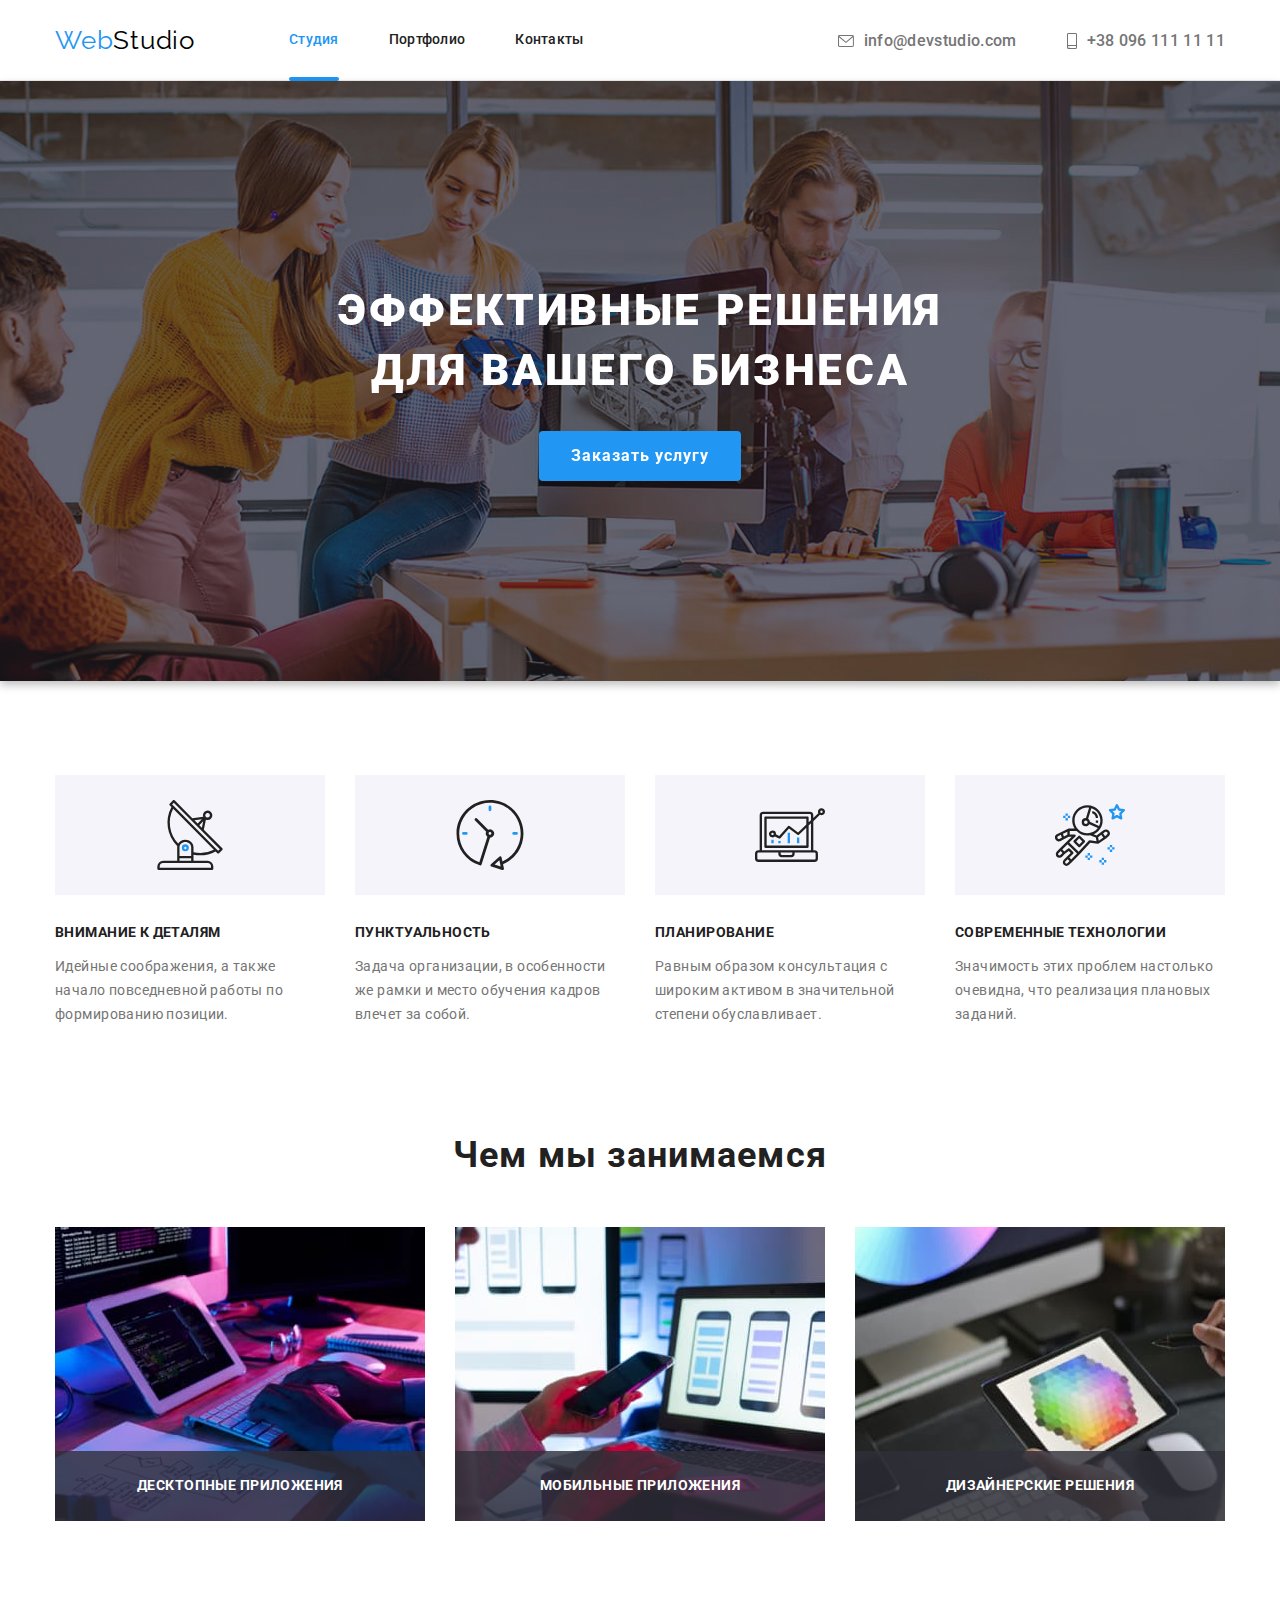
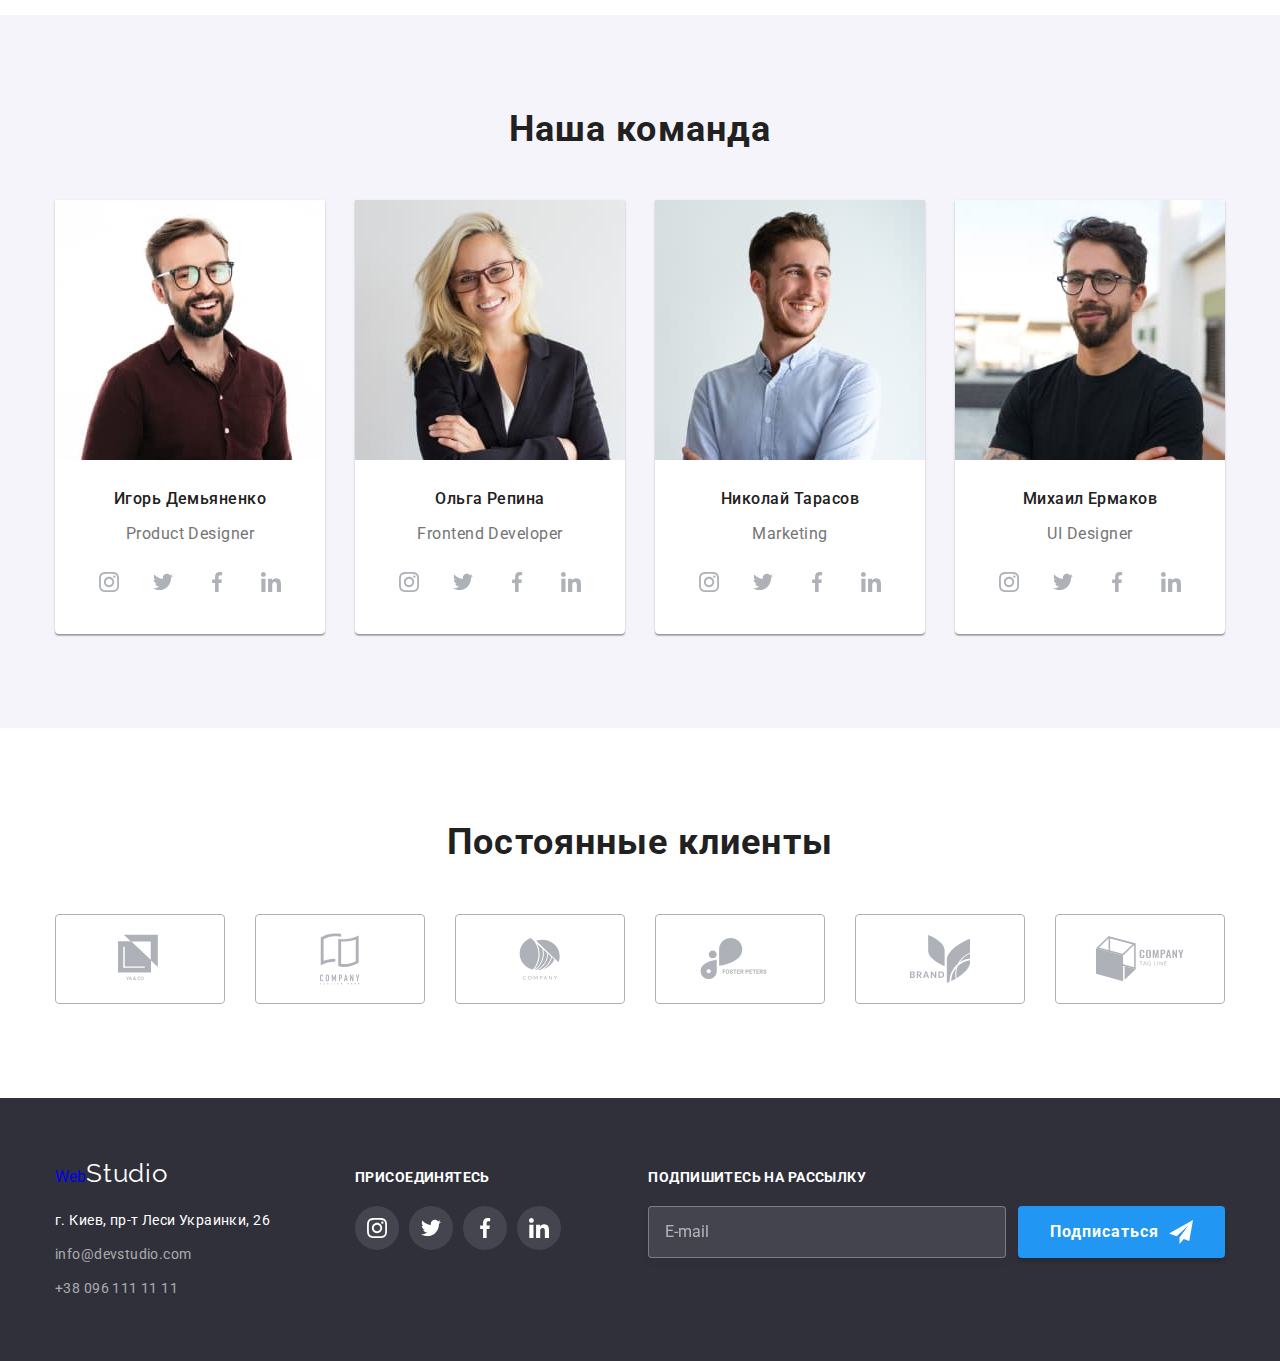
<file: index.html>
<!DOCTYPE html>
<html lang="ru">
  <head>
    <meta charset="UTF-8" />
    <meta http-equiv="X-UA-Compatible" content="IE=edge" />
    <meta name="viewport" content="width=device-width, initial-scale=1.0" />
    <title>WebStudioooo</title>

    <link
      rel="stylesheet"
      href="https://cdnjs.cloudflare.com/ajax/libs/modern-normalize/1.0.0/modern-normalize.min.css"
    />
    <link rel="preconnect" href="https://fonts.gstatic.com" />
    <link rel="stylesheet" href="https://cdnjs.cloudflare.com/ajax/libs/animate.css/4.1.1/animate.min.css" />
    <link
      href="https://fonts.googleapis.com/css2?family=Raleway:wght@700&family=Roboto:wght@400;500;700;900&display=swap"
      rel="stylesheet"
    />
    <link rel="stylesheet" href="./css/styles.css" />
  </head>
  <body>
    <!--Шапка-->
    <header class="page-header">
      <div class="container navigation">
        <nav class="nav">
          <a class="logo" href="./index.html"><span class="logo__web">Web</span><span class="logo__studio">Studio</span> </a>
          <ul class="menu">
            <li class="menu__item">
              <a class="menu__link current" href="./index.html">Студия</a>
            </li>

            <li class="menu__item">
              <a class="menu__link" href="./portfolio.html">Портфолио</a>
            </li>

            <li class="menu__item">
              <a class="menu__link" href="">Контакты</a>
            </li>
          </ul>
        </nav>

        <ul class="auth-nav">
          <li class="auth-item">
            <a class="auth-link" href="mailto:info@devstudio.com">
              <svg class="link-mail-itam" width="16" height="12">
                <use href="./images/sprite.svg#icon-envelope"></use>
              </svg>
              info@devstudio.com
            </a>
          </li>
          <li class="auth-item">
            <a class="auth-link" href="tel:+380961111111">
              <svg class="link-mail-itam" width="10" height="16">
                <use href="./images/sprite.svg#icon-smartphone"></use>
              </svg>
              +38 096 111 11 11
            </a>
          </li>
        </ul>
      </div>
    </header>

    <!--неповторяющая информ-->
    <main class="main-container">
      <!--SLOGAN-->
      <section class="slogan overlay">
        <div class="container">
          <h1 class="slogan-text animate__fadeInDown">Эффективные решения для вашего бизнеса</h1>
          <button data-modal-open class="btn-slogan" type="button">
            <span class="btn-button">Заказать услугу</span>
          </button>
        </div>
      </section>

      <!--Основные этапы (убрать заголовок "Основные этапы" потом в СSS)-->
      <section class="section">
        <div class="container">
          <h2 class="visually-hidden">Основsные этапы</h2>
          <!--  Подзаголовок -->

          <ul class="list-subtitle">
            <li class="subtitle-item antenna">
              <h3 class="subtitle">Внимание к деталям</h3>
              <p class="subtitle-text">
                Идейные соображения, а также начало повседневной работы по формированию позиции.
              </p>
            </li>

            <li class="subtitle-item clock">
              <h3 class="subtitle">Пунктуальность</h3>
              <p class="subtitle-text">
                Задача организации, в особенности же рамки и место обучения кадров влечет за собой.
              </p>
            </li>

            <li class="subtitle-item diagram">
              <h3 class="subtitle">Планирование</h3>
              <p class="subtitle-text">
                Равным образом консультация с широким активом в значительной степени обуславливает.
              </p>
            </li>

            <li class="subtitle-item astronaut">
              <h3 class="subtitle">Современные технологии</h3>
              <p class="subtitle-text">Значимость этих проблем настолько очевидна, что реализация плановых заданий.</p>
            </li>
          </ul>
        </div>
      </section>

      <!--Чем занимаемся-->
      <section class="section section-working">
        <div class="container">
          <h2 class="section-title">Чем мы занимаемся</h2>
          <!-- Изображение занятий -->
          <ul class="working">
            <li class="working-foto animate__zoomInLeft">
              <p class="working-text">Десктопные приложения</p>
              <img src="./images/boxs/box_1.jpg" width="370" height="294" alt="компьютер" />
            </li>

            <li class="working-foto animate__zoomIn">
              <p class="working-text">Мобильные приложения</p>
              <img src="./images/boxs/box_2.jpg" width="370" height="294" alt="телефон" />
            </li>
            <li class="working-foto animate__zoomInRight">
              <p class="working-text">Дизайнерские решения</p>
              <img src="./images/boxs/box_3.jpg" width="370" height="294" alt="планшет" />
            </li>
          </ul>
        </div>
      </section>

      <!--Наша команда-->
      <section class="section section-command">
        <div class="container">
          <h2 class="section-title">Наша команда</h2>
          <!-- секция людей -->
          <ul class="section-people">
            <li class="people-item">
              <img
                class="people-img animate__bounceInLeft"
                src="./images/people/img1.jpg"
                alt="Игорь Демьяненко"
                width="270"
              />
              <div class="people-text">
                <h3 class="people-caption">Игорь Демьяненко</h3>
                <p class="people-desc">Product Designer</p>
                <ul class="people-cards">
                  <li class="people-social">
                    <a class="social" href="">
                      <svg class="people-logsocial" width="20px" height="20px">
                        <use href="./images/sprite.svg#icon-instagram"></use>
                      </svg>
                    </a>
                  </li>

                  <li class="people-social">
                    <a class="social" href="">
                      <svg class="people-logsocial" width="20px" height="20px">
                        <use href="./images/sprite.svg#icon-twitter"></use>
                      </svg>
                    </a>
                  </li>

                  <li class="people-social">
                    <a class="social" href="">
                      <svg class="people-logsocial" width="20px" height="20px">
                        <use href="./images/sprite.svg#icon-facebook"></use>
                      </svg>
                    </a>
                  </li>

                  <li class="people-social">
                    <a class="social" href="">
                      <svg class="people-logsocial" width="20px" height="20px">
                        <use href="./images/sprite.svg#icon-linkedin"></use>
                      </svg>
                    </a>
                  </li>
                </ul>
              </div>
            </li>

            <li class="people-item">
              <img class="people-img animate__zoomIn" src="./images/people/img2.jpg" alt="Ольга Репина" width="270" />
              <div class="people-text">
                <h3 class="people-caption">Ольга Репина</h3>
                <p class="people-desc">Frontend Developer</p>
                <ul class="people-cards">
                  <li class="people-social">
                    <a class="social" href="">
                      <svg class="people-logsocial" width="20px" height="20px">
                        <use href="./images/sprite.svg#icon-instagram"></use>
                      </svg>
                    </a>
                  </li>

                  <li class="people-social">
                    <a class="social" href="">
                      <svg class="people-logsocial" width="20px" height="20px">
                        <use href="./images/sprite.svg#icon-twitter"></use>
                      </svg>
                    </a>
                  </li>

                  <li class="people-social">
                    <a class="social" href="">
                      <svg class="people-logsocial" width="20px" height="20px">
                        <use href="./images/sprite.svg#icon-facebook"></use>
                      </svg>
                    </a>
                  </li>

                  <li class="people-social">
                    <a class="social" href="">
                      <svg class="people-logsocial" width="20px" height="20px">
                        <use href="./images/sprite.svg#icon-linkedin"></use>
                      </svg>
                    </a>
                  </li>
                </ul>
              </div>
            </li>

            <li class="people-item">
              <img
                class="people-img animate__zoomIn"
                src="./images/people/img3.jpg"
                alt="Николай Тарасов"
                width="270"
              />
              <div class="people-text">
                <h3 class="people-caption">Николай Тарасов</h3>
                <p class="people-desc">Marketing</p>
                <ul class="people-cards">
                  <li class="people-social">
                    <a class="social" href="">
                      <svg class="people-logsocial" width="20px" height="20px">
                        <use href="./images/sprite.svg#icon-instagram"></use>
                      </svg>
                    </a>
                  </li>

                  <li class="people-social animate__rotateInDownRight">
                    <a class="social" href="">
                      <svg class="people-logsocial" width="20px" height="20px">
                        <use href="./images/sprite.svg#icon-twitter"></use>
                      </svg>
                    </a>
                  </li>

                  <li class="people-social">
                    <a class="social" href="">
                      <svg class="people-logsocial" width="20px" height="20px">
                        <use href="./images/sprite.svg#icon-facebook"></use>
                      </svg>
                    </a>
                  </li>

                  <li class="people-social">
                    <a class="social" href="">
                      <svg class="people-logsocial" width="20px" height="20px">
                        <use href="./images/sprite.svg#icon-linkedin"></use>
                      </svg>
                    </a>
                  </li>
                </ul>
              </div>
            </li>

            <li class="people-item">
              <img
                class="people-img animate__bounceInRight"
                src="./images/people/img4.jpg"
                alt="Михаил Ермаков"
                width="270"
              />
              <div class="people-text">
                <h3 class="people-caption">Михаил Ермаков</h3>
                <p class="people-desc">UI Designer</p>
                <ul class="people-cards">
                  <li class="people-social">
                    <a class="social" href="">
                      <svg class="people-logsocial" width="20px" height="20px">
                        <use href="./images/sprite.svg#icon-instagram"></use>
                      </svg>
                    </a>
                  </li>

                  <li class="people-social">
                    <a class="social" href="">
                      <svg class="people-logsocial" width="20px" height="20px">
                        <use href="./images/sprite.svg#icon-twitter"></use>
                      </svg>
                    </a>
                  </li>

                  <li class="people-social">
                    <a class="social" href="">
                      <svg class="people-logsocial" width="20px" height="20px">
                        <use href="./images/sprite.svg#icon-facebook"></use>
                      </svg>
                    </a>
                  </li>

                  <li class="people-social">
                    <a class="social" href="">
                      <svg class="people-logsocial" width="20px" height="20px">
                        <use href="./images/sprite.svg#icon-linkedin"></use>
                      </svg>
                    </a>
                  </li>
                </ul>
              </div>
            </li>
          </ul>
        </div>
      </section>

      <!-- Постоянные клиенты -->

      <section class="section">
        <div class="container">
          <h2 class="section-title">Постоянные клиенты</h2>
          <ul class="title-cards">
            <li class="title-social">
              <a class="title-social-logo" href="">
                <svg class="title-logsocial" width="44px" height="50px">
                  <use href="./images/sprite.svg#icon-logo1"></use>
                </svg>
              </a>
            </li>
            <li class="title-social">
              <a class="title-social-logo" href="">
                <svg class="title-logsocial" width="40px" height="52px">
                  <use href="./images/sprite.svg#icon-logo2"></use>
                </svg>
              </a>
            </li>
            <li class="title-social">
              <a class="title-social-logo" href="">
                <svg class="title-logsocial" width="42px" height="42px">
                  <use href="./images/sprite.svg#icon-logo3"></use>
                </svg>
              </a>
            </li>
            <li class="title-social">
              <a class="title-social-logo" href="">
                <svg class="title-logsocial" width="80px" height="42px">
                  <use href="./images/sprite.svg#icon-logo4"></use>
                </svg>
              </a>
            </li>
            <li class="title-social">
              <a class="title-social-logo" href="">
                <svg class="title-logsocial" width="60px" height="48px">
                  <use href="./images/sprite.svg#icon-logo5"></use>
                </svg>
              </a>
            </li>
            <li class="title-social">
              <a class="title-social-logo" href="">
                <svg class="title-logsocial" width="88px" height="46px">
                  <use href="./images/sprite.svg#icon-logo6"></use>
                </svg>
              </a>
            </li>
          </ul>
        </div>
      </section>
    </main>

    <!--Подвал-->
    <footer class="footer">
      <div class="container footer-web">
        <div class="footer-webstudio">
          <a class="webstudi-o" href="./index.html"><span class="web">Web</span><span class="studi-o">Studio</span> </a>
          <address class="footer-adress">
            <a
              class="adress-text"
              href="https://goo.gl/maps/3bDAXwTy5A2F5pWt9"
              target="_blank"
              rel="noopener noreferrer"
            >
              г. Киев, пр-т Леси Украинки, 26
            </a>
            <ul class="footer-list">
              <li>
                <a class="footer-mail" href="mailto:info@devstudio.com">info@devstudio.com</a>
              </li>

              <li>
                <a class="footer-tel" href="tel:+380961111111">+38 096 111 11 11</a>
              </li>
            </ul>
          </address>
        </div>

        <div class="footer-webstudio">
          <h3 class="footer-title">Присоединятесь</h3>
          <ul class="footer-cards">
            <li class="footer-social">
              <a class="footer-social-link" href="">
                <svg class="footer-logsocial" width="20px" height="20px">
                  <use href="./images/sprite.svg#icon-instagram"></use>
                </svg>
              </a>
            </li>

            <li class="footer-social">
              <a class="footer-social-link" href="">
                <svg class="footer-logsocial" width="20px" height="20px">
                  <use href="./images/sprite.svg#icon-twitter"></use>
                </svg>
              </a>
            </li>

            <li class="footer-social">
              <a class="footer-social-link" href="">
                <svg class="footer-logsocial" width="20px" height="20px">
                  <use href="./images/sprite.svg#icon-facebook"></use>
                </svg>
              </a>
            </li>

            <li class="footer-social">
              <a class="footer-social-link" href="">
                <svg class="footer-logsocial" width="20px" height="20px">
                  <use href="./images/sprite.svg#icon-linkedin"></use>
                </svg>
              </a>
            </li>
          </ul>
        </div>

        <div class="subscribe">
          <h2 class="footer-title">Подпишитесь на рассылку</h2>
          <form class="form-subscribe">
            <label>
              <input class="subscribe-input" type="email" name="email" placeholder="E-mail" />
            </label>
            <button class="btn-slogan symboll" type="button">
              <span class="btn-button">Подписаться</span>
              <svg class="btn-subscribe" width="24" height="24">
                <use href="./images/sprite.svg#icon-icon-send"></use>
              </svg>
            </button>
          </form>
        </div>
      </div>
    </footer>
    <!-- Всплывающее окно заказать услугу -->
    <div class="backdrop is-hidden" data-modal>
      <div class="modal">
        <button class="close" data-modal-close>
          <svg class="close-link" width="12px" height="12px">
            <use href="./images/sprite.svg#icon-vec"></use>
          </svg>
        </button>

        <form class="form js-speaker-form" name="signup_form" autocomplete="on" novalidate>
          <h2 class="form-h2">Оставьте свои данные, мы вам перезвоним</h2>

          <div class="form-field">
            <label for="name" class="form-label">
              <span class="form-info">Имя</span>
            </label>
            <div class="form-modal">
              <input class="form-input" type="text" name="name" id="name" />
              <svg class="form-icon" width="12" height="12">
                <use href="./images/sprite.svg#icon-chel"></use>
              </svg>
            </div>
          </div>

          <div class="form-field">
            <label for="tel" class="form-label">
              <span class="form-info">Телефон</span>
            </label>
            <div class="form-modal">
              <input class="form-input" type="tel" name="telephone" id="tel" />
              <svg class="form-icon" width="13px" height="13px">
                <use href="./images/sprite.svg#icon-tel"></use>
              </svg>
            </div>
          </div>

          <div class="form-field">
            <label for="mail" class="form-label">
              <span class="form-info">Почта</span>
            </label>
            <div class="form-modal">
              <input class="form-input" type="email" name="mail" id="mail" />
              <svg class="form-icon" width="14px" height="12px">
                <use href="./images/sprite.svg#icon-mail"></use>
              </svg>
            </div>
          </div>

          <div class="form-field">
            <label for="comment" class="form-label">
              <span class="form-info">Комментарий</span>
            </label>
            <textarea class="comment" name="comment" rows="10" id="comment" placeholder="Введите текст"> </textarea>
          </div>

          <label class="form-policy">
            <input class="modal-checkbox visually-hidden" type="checkbox" name="policy" />
            <span class="icon-custom"></span>
            <span class="checkbox-text">Соглашаюсь с рассылкой и принимаю</span>&nbsp;
            <a href="#" class="link-text">Условия договора</a>
          </label>

          <div class="btn-submit">
            <button class="btn-slogan" type="submit">
              <span class="btn-button modal-button">Отправить</span>
            </button>
          </div>
        </form>
      </div>
    </div>

    <script src="./js/modal.js"></script>
  </body>
</html>
</file>
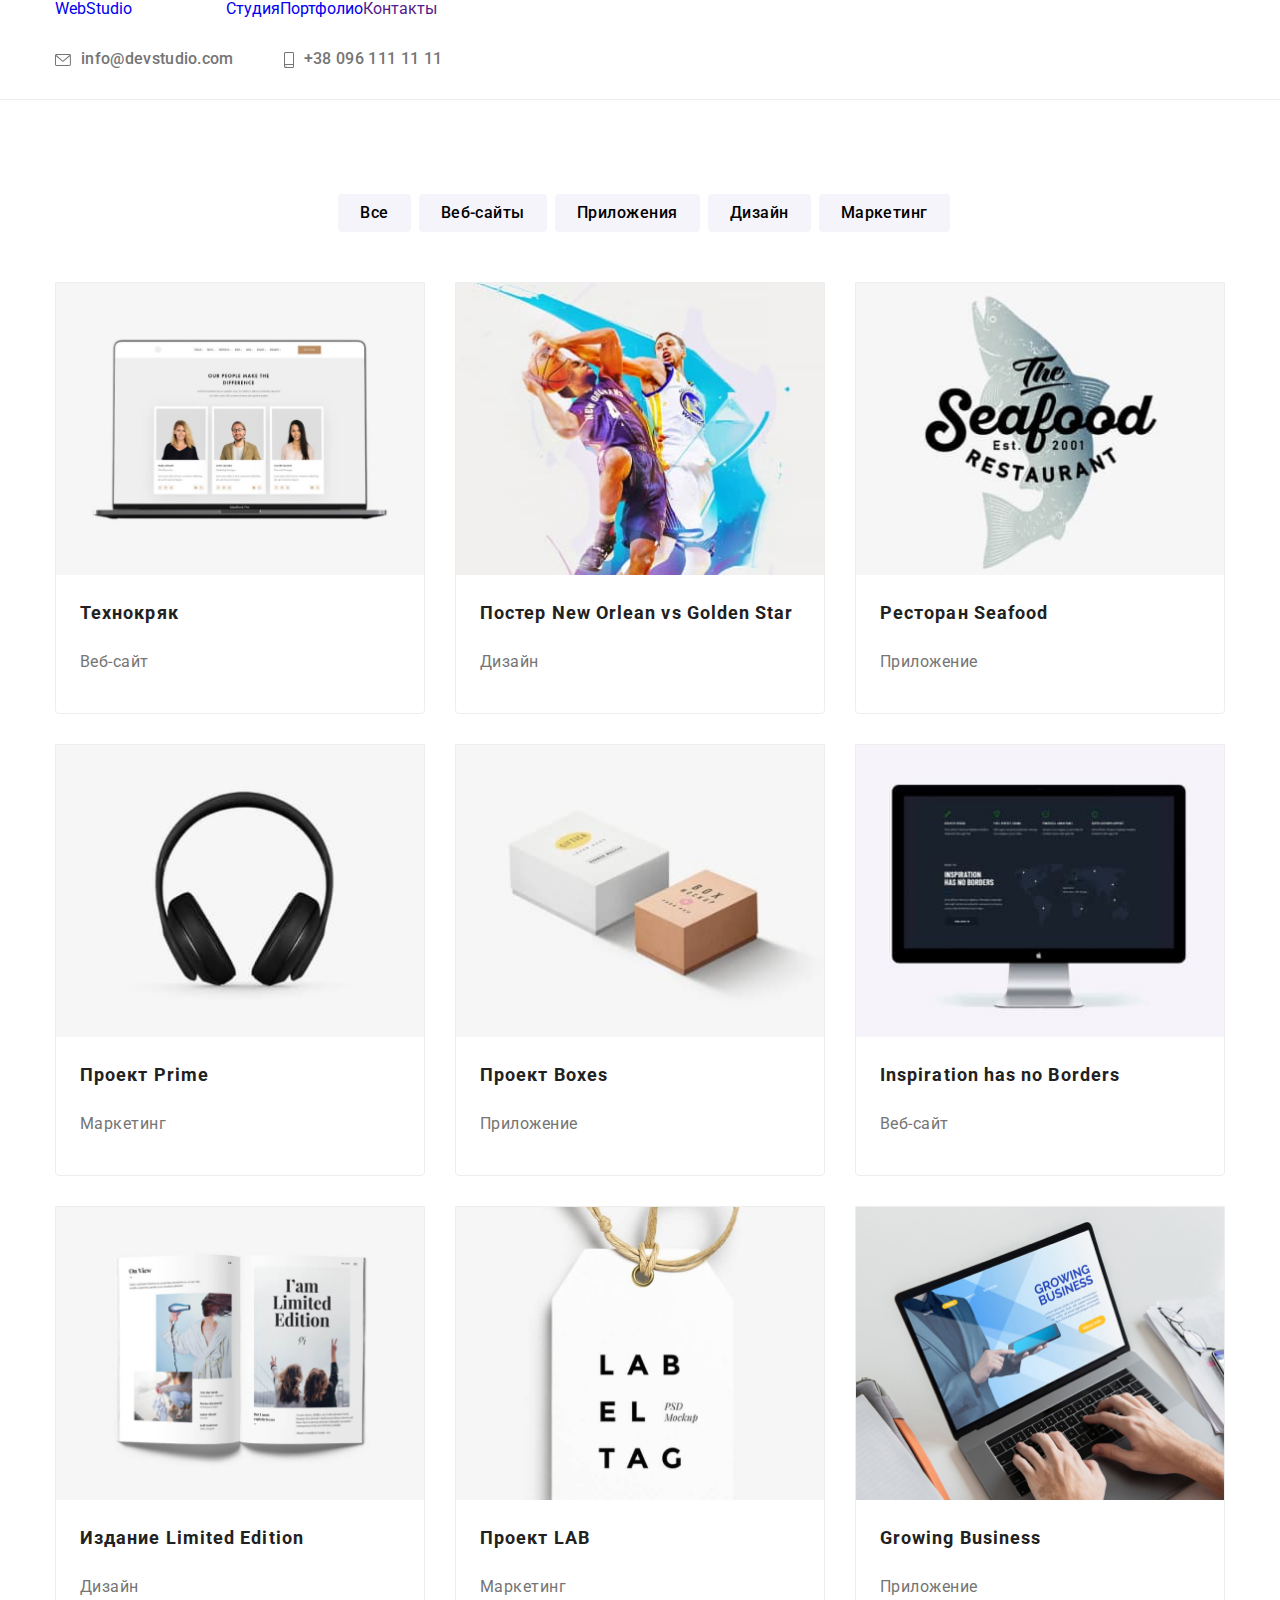
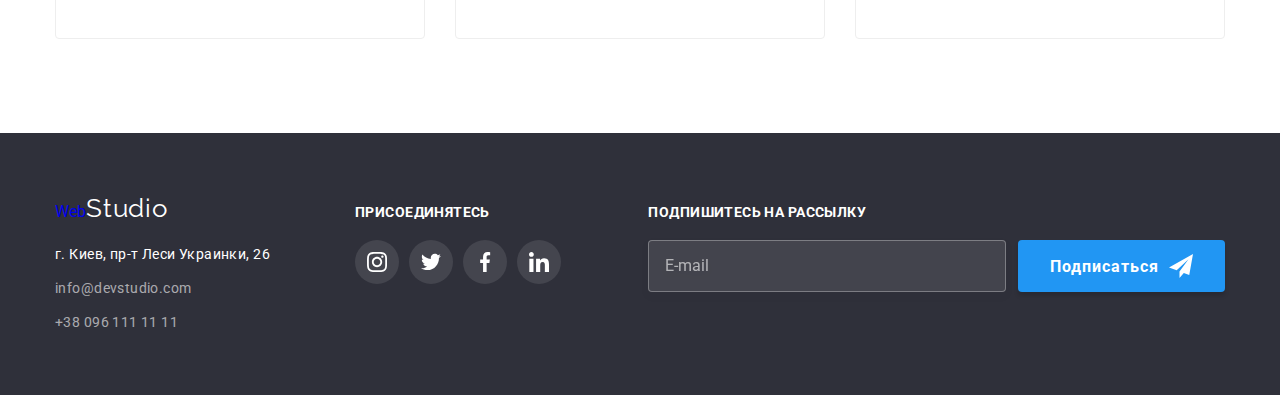
<file: portfolio.html>
<!DOCTYPE html>
<html lang="en">
  <head>
    <meta charset="UTF-8" />
    <meta http-equiv="X-UA-Compatible" content="IE=edge" />
    <meta name="viewport" content="width=device-width, initial-scale=1.0" />
    <title>Portfolio</title>

    <link
      rel="stylesheet"
      href="https://cdnjs.cloudflare.com/ajax/libs/modern-normalize/1.0.0/modern-normalize.min.css"
    />
    <link rel="preconnect" href="https://fonts.gstatic.com" />

    <link
      href="https://fonts.googleapis.com/css2?family=Raleway:wght@700&family=Roboto:wght@400;500;700;900&display=swap"
      rel="stylesheet"
    />

    <link rel="stylesheet" href="./css/styles.css" />
  </head>

  <body>
    <!-- Хедер секция футер -->

    <!-- убрать заголовки от h1 до h3 в css -->
    <h1 class="visually-hidden">--Шапка--</h1>
    <header class="page-header">
      <div class="container div-navigation">
        <nav class="nav">
          <a class="logo" href="./index.html"><span class="web">Web</span><span class="studio">Studio</span> </a>
          <ul class="menu">
            <li class="menu-item">
              <a class="link" href="./index.html">Студия</a>
            </li>

            <li class="menu-item">
              <a class="link current" href="./portfolio.html">Портфолио</a>
            </li>

            <li class="menu-item">
              <a class="link" href="">Контакты</a>
            </li>
          </ul>
        </nav>

        <ul class="auth-nav">
          <li class="auth-item">
            <a class="auth-link" href="mailto:info@devstudio.com">
              <svg class="link-mail-itam" width="16" height="12">
                <use href="./images/sprite.svg#icon-envelope"></use>
              </svg>
              info@devstudio.com
            </a>
          </li>
          <li class="auth-item">
            <a class="auth-link" href="tel:+380961111111">
              <svg class="link-mail-itam" width="10" height="16">
                <use href="./images/sprite.svg#icon-smartphone"></use>
              </svg>
              +38 096 111 11 11
            </a>
          </li>
        </ul>
      </div>
    </header>
    <!-- убрать заголовки от h1 до h3 в css -->
    <main>
      <!-- Контент -->
      <section class="contents">
        <div class="container">
          <h2 class="visually-hidden">Студия</h2>

          <!-- Кнопки -->
          <ul class="buttons">
            <li>
              <button class="button" type="button"><span class="button-link">Все</span></button>
            </li>

            <li>
              <button class="button" type="button"><span class="button-link">Веб-сайты</span></button>
            </li>

            <li>
              <button class="button" type="button"><span class="button-link">Приложения</span></button>
            </li>

            <li>
              <button class="button" type="button"><span class="button-link">Дизайн</span></button>
            </li>

            <li>
              <button class="button" type="button"><span class="button-link">Маркетинг</span></button>
            </li>
          </ul>
          <!-- СПИСОК -->
          <ul class="card-set">
            <li class="card-set-item">
              <a class="card-set-link" href="">
                <div class="card-set-thumb">
                  <div class="thumb-overlay">
                    <p class="thumb-text">
                      Технокряк это современная площадка распространения коронавируса. Компании используют эту платформу
                      для цифрового шпионажа и атак на защищённые сервера конкурентов.
                    </p>
                  </div>
                  <img class="item-img" src="./images/portfolio/img-1.jpg" width="370" alt="Веб-сайт" />
                </div>

                <div class="card-div">
                  <h3 class="contents-name">Технокряк</h3>
                  <p class="contents-merch">Веб-сайт</p>
                </div>
              </a>
            </li>

            <li class="card-set-item">
              <a class="card-set-link" href="">
                <div class="card-set-thumb">
                  <div class="thumb-overlay">
                    <p class="thumb-text">
                      Технокряк это современная площадка распространения коронавируса. Компании используют эту платформу
                      для цифрового шпионажа и атак на защищённые сервера конкурентов.
                    </p>
                  </div>
                  <img class="item-img" src="./images/portfolio/img-2.jpg" width="370" alt="Дизайн" />
                </div>
                <div class="card-div">
                  <h3 class="contents-name">Постер New Orlean vs Golden Star</h3>
                  <p class="contents-merch">Дизайн</p>
                </div>
              </a>
            </li>

            <li class="card-set-item">
              <a class="card-set-link" href="">
                <div class="card-set-thumb">
                  <div class="thumb-overlay">
                    <p class="thumb-text">
                      Технокряк это современная площадка распространения коронавируса. Компании используют эту платформу
                      для цифрового шпионажа и атак на защищённые сервера конкурентов.
                    </p>
                  </div>
                  <img class="item-img" src="./images/portfolio/img-3.jpg" width="370" alt="Приложение" />
                </div>
                <div class="card-div">
                  <h3 class="contents-name">Ресторан Seafood</h3>
                  <p class="contents-merch">Приложение</p>
                </div>
              </a>
            </li>

            <li class="card-set-item">
              <a class="card-set-link" href="">
                <div class="card-set-thumb">
                  <div class="thumb-overlay">
                    <p class="thumb-text">
                      Технокряк это современная площадка распространения коронавируса. Компании используют эту платформу
                      для цифрового шпионажа и атак на защищённые сервера конкурентов.
                    </p>
                  </div>
                  <img class="item-img" src="./images/portfolio/img-4.jpg" width="370" alt="Маркетинг" />
                </div>
                <div class="card-div">
                  <h3 class="contents-name">Проект Prime</h3>
                  <p class="contents-merch">Маркетинг</p>
                </div>
              </a>
            </li>

            <li class="card-set-item">
              <a class="card-set-link" href="">
                <div class="card-set-thumb">
                  <div class="thumb-overlay">
                    <p class="thumb-text">
                      Технокряк это современная площадка распространения коронавируса. Компании используют эту платформу
                      для цифрового шпионажа и атак на защищённые сервера конкурентов.
                    </p>
                  </div>
                  <img class="item-img" src="./images/portfolio/img-5.jpg" width="370" alt="Приложение Boxes" />
                </div>
                <div class="card-div">
                  <h3 class="contents-name">Проект Boxes</h3>
                  <p class="contents-merch">Приложение</p>
                </div>
              </a>
            </li>

            <li class="card-set-item">
              <a class="card-set-link" href="">
                <div class="card-set-thumb">
                  <div class="thumb-overlay">
                    <p class="thumb-text">
                      Технокряк это современная площадка распространения коронавируса. Компании используют эту платформу
                      для цифрового шпионажа и атак на защищённые сервера конкурентов.
                    </p>
                  </div>
                  <img class="item-img" src="./images/portfolio/img-6.jpg" width="370" alt="Веб-сайт" />
                </div>
                <div class="card-div">
                  <h3 class="contents-name">Inspiration has no Borders</h3>
                  <p class="contents-merch">Веб-сайт</p>
                </div>
              </a>
            </li>

            <li class="card-set-item">
              <a class="card-set-link" href="">
                <div class="card-set-thumb">
                  <div class="thumb-overlay">
                    <p class="thumb-text">
                      Технокряк это современная площадка распространения коронавируса. Компании используют эту платформу
                      для цифрового шпионажа и атак на защищённые сервера конкурентов.
                    </p>
                  </div>
                  <img class="item-img" src="./images/portfolio/img-7.jpg" width="370" alt="Дизайн" />
                </div>
                <div class="card-div">
                  <h3 class="contents-name">Издание Limited Edition</h3>
                  <p class="contents-merch">Дизайн</p>
                </div>
              </a>
            </li>

            <li class="card-set-item">
              <a class="card-set-link" href="">
                <div class="card-set-thumb">
                  <div class="thumb-overlay">
                    <p class="thumb-text">
                      Технокряк это современная площадка распространения коронавируса. Компании используют эту платформу
                      для цифрового шпионажа и атак на защищённые сервера конкурентов.
                    </p>
                  </div>
                  <img class="item-img" src="./images/portfolio/img-8.jpg" width="370" alt="Маркетинг" />
                </div>

                <div class="card-div">
                  <h3 class="contents-name animate__bounce">Проект LAB</h3>
                  <p class="contents-merch">Маркетинг</p>
                </div>
              </a>
            </li>

            <li class="card-set-item">
              <a class="card-set-link" href="">
                <div class="card-set-thumb">
                  <div class="thumb-overlay">
                    <p class="thumb-text">
                      Технокряк это современная площадка распространения коронавируса. Компании используют эту платформу
                      для цифрового шпионажа и атак на защищённые сервера конкурентов.
                    </p>
                  </div>
                  <img class="item-img" src="./images/portfolio/img-9.jpg" width="370" alt="Приложение Business" />
                </div>

                <div class="card-div">
                  <h3 class="contents-name">Growing Business</h3>
                  <p class="contents-merch">Приложение</p>
                </div>
              </a>
            </li>
          </ul>
        </div>
      </section>
    </main>
    <footer class="footer">
      <div class="container footer-web">
        <div class="footer-webstudio">
          <a class="webstudi-o" href="./index.html"><span class="web">Web</span><span class="studi-o">Studio</span> </a>
          <address class="footer-adress">
            <a
              class="adress-text"
              href="https://goo.gl/maps/3bDAXwTy5A2F5pWt9"
              target="_blank"
              rel="noopener noreferrer"
            >
              г. Киев, пр-т Леси Украинки, 26
            </a>
            <ul class="footer-list">
              <li>
                <a class="footer-mail" href="mailto:info@devstudio.com">info@devstudio.com</a>
              </li>

              <li>
                <a class="footer-tel" href="tel:+380961111111">+38 096 111 11 11</a>
              </li>
            </ul>
          </address>
        </div>

        <div class="footer-webstudio">
          <h3 class="footer-title">Присоединятесь</h3>
          <ul class="footer-cards">
            <li class="footer-social">
              <a class="footer-social-link" href="">
                <svg class="footer-logsocial" width="20px" height="20px">
                  <use href="./images/sprite.svg#icon-instagram"></use>
                </svg>
              </a>
            </li>

            <li class="footer-social">
              <a class="footer-social-link" href="">
                <svg class="footer-logsocial" width="20px" height="20px">
                  <use href="./images/sprite.svg#icon-twitter"></use>
                </svg>
              </a>
            </li>

            <li class="footer-social">
              <a class="footer-social-link" href="">
                <svg class="footer-logsocial" width="20px" height="20px">
                  <use href="./images/sprite.svg#icon-facebook"></use>
                </svg>
              </a>
            </li>

            <li class="footer-social">
              <a class="footer-social-link" href="">
                <svg class="footer-logsocial" width="20px" height="20px">
                  <use href="./images/sprite.svg#icon-linkedin"></use>
                </svg>
              </a>
            </li>
          </ul>
        </div>

        <div class="subscribe">
          <h2 class="footer-title">Подпишитесь на рассылку</h2>
          <form class="form-subscribe">
            <label>
              <input class="subscribe-input" type="email" name="email" placeholder="E-mail" />
            </label>
            <button class="btn-slogan symboll" type="button">
              <span class="btn-button">Подписаться</span>
              <svg class="btn-subscribe" width="24" height="24">
                <use href="./images/sprite.svg#icon-icon-send"></use>
              </svg>
            </button>
          </form>
        </div>
      </div>
    </footer>

    <script src="./js/modal.js"></script>
  </body>
</html>
</file>
<file: css/styles.css>
:root {
  --subtittle-text-color: #757575;
  --link-color: #2196f3;
  --site-color: #212121;
  --card-set-gap: 30px;
  --grid-item: 3;
  --fill-acent-color: #afb1b8;
}

html {
  box-sizing: border-box;
}

body {
  font-family: 'Roboto', sans-serif;
  background-color: #ffffff;
  font-style: normal;
  color: #757575;
  /* padding-top: 80px; */
}

ul {
  list-style: none;
  margin: 0;
  padding: 0;
}

a {
  text-decoration: none;
  margin: 0;
  padding: 0;
}

h1,
h2,
h3,
h4 p {
  margin: 0;
  padding: 0;
}

img {
  display: block;
  max-width: 100%;
  height: auto;
}

.section {
  padding-top: 94px;
  padding-bottom: 94px;
}

/* хедер секуия футер */
.container {
  width: 1200px;
  padding-left: 15px;
  padding-right: 15px;
  margin-left: auto;
  margin-right: auto;
}

/* Шапка */
.page-header {
  background-color: #ffffff;
  border-bottom: 1px solid #ececec;

  /* position: fixed;
  width: 100%;
  min-height: 80px;
  top: 0;
  left: 0;
  z-index: 1; */
}

.navigation {
  display: flex;
  align-items: center;
}

.nav {
  display: flex;
}

/* logo */

.logo {
  display: flex;
  align-items: center;
  margin-right: 94px;
}
.logo__web {
  font-family: Raleway;
  font-size: 26px;
  line-height: 1.19;
  letter-spacing: 0.03em;
  color: var(--link-color);
}

.logo__studio {
  font-family: Raleway;
  font-size: 26px;
  line-height: 1.19;
  letter-spacing: 0.03em;
  color: #000000;
}

/* menu */
.menu {
  display: flex;
}
.menu__item:not(:last-child) {
  margin-right: 50px;
}

.menu__item {
  position: relative;
}

.menu__link {
  display: block;
  font-weight: 500;
  font-size: 14px;
  line-height: 1.14;
  letter-spacing: 0.02em;
  color: #212121;
  padding-top: 32px;
  padding-bottom: 32px;
  transition: color 250ms cubic-bezier(0.4, 0, 0.2, 1);
}

/* выделяет профиль на котором сидит юзер */
.menu__link.current {
  color: var(--link-color);
}

.menu__link.current::after {
  content: '';
  position: absolute;
  bottom: 0;
  left: 0;
  width: 100%;
  height: 4px;
  border-radius: 4px;

  background-color: var(--link-color);
  margin-bottom: -1px;
}

/* footer Studio */
.studi-o {
  font-family: Raleway;
  font-size: 26px;
  line-height: 1.19;
  letter-spacing: 0.03em;
  color: #ffffff;
}

/* ссылки на страници*/

.menu__link:hover,
.menu__link:focus,
.auth-link:hover,
.auth-link:focus,
.auth-item:focus,
.auth-item:hover,
.link-mail-itam:hover,
.link-mail-itam:focus {
  fill: currentColor;
  color: var(--link-color);
}

/* contacts */

.auth-nav {
  display: flex;
  margin-left: auto;
}

.auth-item:not(:last-child) {
  margin-right: 50px;
}

.link-mail-itam {
  margin-right: 10px;
}
.auth-link {
  display: flex;
  align-items: center;
  padding-top: 32px;
  padding-bottom: 30px;
  color: var(--text-link-color);
  font-weight: 500;
  line-height: 1.14;
  letter-spacing: 0.02em;
  text-decoration: none;
  fill: #757575;

  transition: color 250ms cubic-bezier(0.4, 0, 0.2, 1);
}

/* SLOGAN */

.slogan {
  background-color: #000000;
  display: block;
  text-align: center;
  padding-top: 200px;
  padding-bottom: 200px;
  filter: drop-shadow(0px 4px 4px rgba(0, 0, 0, 0.25));
}

.overlay {
  max-width: 1600px;
  min-height: 600px;
  margin-left: auto;
  margin-right: auto;

  background-position: center;
  background-repeat: no-repeat;
  background-image: linear-gradient(to right, rgba(47, 48, 58, 0.4), rgba(47, 48, 58, 0.4)),
    url('../images/boxs/hero.jpg');
}

.slogan-text {
  max-width: 696px;
  /* padding: auto; */
  margin-left: auto;
  margin-right: auto;
  margin-bottom: 30px;
  font-weight: 900;
  font-size: 44px;
  line-height: 1.36;
  text-align: center;
  letter-spacing: 0.06em;
  text-transform: uppercase;
  color: #ffffff;

  animation-name: fadeInDown;
  animation-duration: 3s;
  animation-delay: 2000ms;
  transition-timing-function: linear;
  animation-iteration-count: infinite;
  animation-direction: alternate;
}

/* @keyframes fadeInDown {
  0% {
    animation: animate__fadeInDown;
    animation-duration: 3s;
    animation-delay: 2000ms;
    transition-timing-function: linear;
    animation-direction: alternate;
  }
  100% {
    animation-delay: 2000ms;
    animation-duration: 3s;
  }
} */

.animate__lightSpeedInLeft:hover {
  animation-play-state: paused;
}

.btn-slogan {
  display: inline-block;
  border-radius: 4px;
  min-width: 200px;
  padding: 10px 32px;
  font-family: inherit;
  border: none;
  cursor: pointer;
  background-color: var(--link-color);
  box-shadow: 0px 4px 4px rgba(0, 0, 0, 0.15);

  opacity: 1;
  transition: background-color 250ms cubic-bezier(0.4, 0, 0.2, 1), color 250ms cubic-bezier(0.4, 0, 0.2, 1);
}

.btn-slogan:focus,
.btn-slogan:hover {
  outline: none;
  border: none;
  background-color: #188ce8;
  opacity: 1;
  transition: background-color 250ms cubic-bezier(0.4, 0, 0.2, 1), color 250ms cubic-bezier(0.4, 0, 0.2, 1);
}

.btn-button {
  font-weight: bold;
  font-size: 16px;
  line-height: 1.87;
  letter-spacing: 0.06em;
  color: #ffffff;
}

/* visually-hidden  утилита для убирания текста */
.visually-hidden {
  position: absolute !important;
  clip: rect(1px 1px 1px 1px);
  clip: rect(1px, 1px, 1px, 1px);
  padding: 0 !important;
  border: 0 !important;
  height: 1px !important;
  width: 1px !important;
  overflow: hidden;
}

/* Преймущества подзаголовки- subtitle */

.list-subtitle {
  display: flex;
  flex-wrap: wrap;
  margin-left: -30px;
}

.subtitle-item {
  flex-basis: calc((100% - 30px * 4) / 4);
  margin-left: 30px;
}

.subtitle-item::before {
  display: block;
  content: '';
  height: 120px;
  background-color: #f5f4fa;
  margin-bottom: 30px;
  background-position: center;
  background-repeat: no-repeat;
}
/* иконки */
.antenna::before {
  background-image: url('../images/icons/antenna.svg');
}

.clock::before {
  background-image: url('../images/icons/clock.svg');
}

.diagram::before {
  background-image: url('../images/icons/diagram.svg');
}

.astronaut::before {
  background-image: url('../images/icons/astronaut.svg');
}
/* подзаголовок > h3 */
.subtitle {
  margin-bottom: 10px;
  list-style: none;
  font-size: 14px;
  line-height: 1.14;
  letter-spacing: 0.03em;
  text-transform: uppercase;
  color: #212121;
}
/* подзаголовок > p */
.subtitle-text {
  font-weight: normal;
  font-size: 14px;
  line-height: 1.71;
  letter-spacing: 0.03em;
  color: var(--subtittle-text-color);
}

/* Чем занимаемся */
.section-title {
  margin-bottom: 50px;
  font-weight: bold;
  font-size: 36px;
  line-height: 1.16;
  text-align: center;
  letter-spacing: 0.03em;
  color: #212121;
}
.section-working {
  padding-top: 0;
}

/* список фото */
.working {
  display: flex;
  flex-wrap: wrap;
  margin-left: -30px;
}
.working-foto {
  position: relative;
  margin-left: 30px;
  flex-basis: calc((100% - 30px * 3) / 3);
}

.working-foto:nth-child(1) {
  animation-duration: 3000ms;
  animation-timing-function: cubic-bezier(0.17, 0.67, 0.87, 0.27);
  animation-delay: 4000ms;
  animation-iteration-count: 3;
  animation-direction: alternate;
}

.working-foto:nth-child(2) {
  animation-duration: 3000ms;
  animation-timing-function: linear;
  animation-delay: 4000ms;
  animation-iteration-count: 3;
  animation-direction: alternate;
}
.working-foto:nth-child(3) {
  animation-duration: 3000ms;
  animation-timing-function: cubic-bezier(0.17, 0.67, 0.87, 0.27);
  animation-delay: 4000ms;
  animation-iteration-count: 3;
  animation-direction: alternate;
}
.working-text {
  position: absolute;
  left: 0;
  bottom: 0;
  margin: 0;
  display: flex;
  justify-content: center;
  text-align: center;
  align-items: center;
  color: #ffffff;

  width: 100%;
  height: 70px;
  background-color: rgba(47, 48, 58, 0.8);
  font-weight: bold;
  font-size: 14px;
  line-height: 1.14;
  letter-spacing: 0.03em;
  text-transform: uppercase;
}

/* наша команда, имена*/
.section-command {
  background-color: #f5f4fa;
  text-align: center;
}
.section-people {
  display: flex;
  flex-wrap: wrap;
  margin-left: -30px;
}
.people-item {
  margin-left: 30px;
  flex-basis: calc((100% - 30px * 4) / 4);
  background-color: #ffffff;
  box-shadow: 0px 1px 3px rgba(0, 0, 0, 0.12), 0px 1px 1px rgba(0, 0, 0, 0.14), 0px 2px 1px rgba(0, 0, 0, 0.2);
  border-radius: 0px 0px 4px 4px;
}

/* Описание работы desc */
.people-text {
  padding-top: 30px;
  padding-bottom: 30px;
}

.people-img {
  animation-duration: 3000ms;
  animation-timing-function: linear;
  animation-delay: 13000ms;
  animation-iteration-count: 3;
  animation-direction: alternate;
}

.people-caption {
  margin-bottom: 10px;
  cursor: pointer;
  font-style: normal;
  font-weight: 500;
  font-size: 16px;
  line-height: 1.18;
  letter-spacing: 0.03em;
  color: #212121;
}
.people-desc {
  font-size: 16px;
  line-height: 1.18;
  letter-spacing: 0.03em;
  color: #757575;
  margin-bottom: 16px;
}

.people-cards {
  display: flex;
  padding-right: 32px;
  padding-left: 32px;
  margin-left: -10px;
}
/* ссылки - а */
.social {
  display: flex;
  justify-content: center;
  align-items: center;
  width: 44px;
  height: 44px;
  border: none;
  fill: #afb1b8;
  background-color: transparent;
  transition: border-radius 250ms cubic-bezier(0.4, 0, 0.2, 1), background-color 250ms cubic-bezier(0.4, 0, 0.2, 1),
    color 250ms cubic-bezier(0.4, 0, 0.2, 1);
}

.social:hover,
.social:focus {
  border-radius: 50%;
  background-color: #2196f3;
  fill: #ffffff;
}

.people-social {
  width: 44px;
  height: 44px;
  margin-left: 10px;
  flex-basis: calc((100% - 40px) / 4);
  background-color: #ffffff;
}

/* Постоянные клиенты */
.title-cards {
  display: inline-flex;
  margin-top: -30px;
  margin-left: -30px;
  list-style: none;
}

.title-social {
  margin-top: 30px;
  margin-left: 30px;
  flex-basis: calc((100% - 180px) / 6);
  width: 170px;
  height: 90px;
}
.title-social-logo {
  display: inline-flex;
  justify-content: center;
  align-items: center;
  width: 100%;
  height: 100%;
  border: 1px solid #afb1b8;
  border-radius: 4px;
  color: #afb1b8;
  transform: scale(1);
  transition: background-color 250ms cubic-bezier(0.4, 0, 0.2, 1), color 250ms cubic-bezier(0.4, 0, 0.2, 1);
}
.title-social-logo:hover,
.title-social-logo:focus {
  color: #188ce8;
  border: 1px solid #188ce8;
  transform: scale(1.1);
}

.title-logsocial {
  fill: currentColor;
  background-color: #ffffff;
}

/* ФУТЕр */
.footer {
  padding-top: 60px;
  padding-bottom: 60px;
  background-color: #2f303a;
}

.footer-title {
  font-size: 14px;
  line-height: 1.14;
  letter-spacing: 0.03em;
  text-transform: uppercase;
  color: #ffffff;
  margin-bottom: 20px;
  padding-top: 12px;
}

.footer-cards {
  display: flex;
  justify-content: center;
  align-items: center;
  list-style: none;
  /* min-width: 206px;
  min-height: 44px; */
}

/*  СОЦИАЛЬНЫЕ СЕТИ*/
.footer-social {
  border-radius: 50%;
  width: 44px;
  height: 44px;
  background-color: rgba(255, 255, 255, 0.1);
}
.footer-social-link {
  display: flex;
  justify-content: center;
  align-items: center;
  border-radius: 50%;
  width: 100%;
  height: 100%;
  border: none;
  color: #ffffff;
  transform: scale(1);
  transition: background-color 250ms cubic-bezier(0.4, 0, 0.2, 1), color 250ms cubic-bezier(0.4, 0, 0.2, 1);
}

.footer-logsocial {
  fill: currentColor;
}
.footer-social-link:hover,
.footer-social-link:focus {
  background-color: #2196f3;
  color: #ffffff;
  transform: scale(1.1);
  transition: background-color 250ms cubic-bezier(0.4, 0, 0.2, 1), color 250ms cubic-bezier(0.4, 0, 0.2, 1);
}

/* Лого ВебСтудия */
.webstudi-o {
  display: inline-block;
  margin-bottom: 20px;
}

.adress-text {
  display: inline-block;
  font-style: normal;
  font-size: 14px;
  line-height: 1.71;
  letter-spacing: 0.03em;
  color: #ffffff;
  margin-bottom: 10px;
}

.adress-text:hover {
  color: aquamarine;
}
.footer-mail {
  display: inline-block;
  font-style: normal;
  font-size: 14px;
  line-height: 1.71;
  letter-spacing: 0.03em;
  color: rgba(255, 255, 255, 0.6);
  margin-bottom: 10px;
  transition: background-color 250ms cubic-bezier(0.4, 0, 0.2, 1), color 250ms cubic-bezier(0.4, 0, 0.2, 1);
}
.footer-tel {
  display: inline-block;
  font-style: normal;
  font-size: 14px;
  line-height: 1.71;
  letter-spacing: 0.03em;
  color: rgba(255, 255, 255, 0.6);

  transition: background-color 250ms cubic-bezier(0.4, 0, 0.2, 1), color 250ms cubic-bezier(0.4, 0, 0.2, 1);
}

.footer-mail:hover,
.footer-mail:focus,
.footer-tel:focus,
.footer-tel:hover {
  color: var(--link-color);
}

/* Сетка социальные сети */
.footer-cards {
  display: inline-flex;
  align-items: center;
  justify-content: center;
}

.footer-social {
  flex-basis: calc((100% - 10px * 4) / 4);
  margin-right: 10px;
}

.footer-web {
  display: flex;
  align-items: baseline;
}

.footer-webstudio {
  display: block;
  margin-right: 30px;
  flex-basis: calc((50% - 45px) / 2);
}

.footer-webstudio:nth-child(2) {
  margin-right: 0;
}

/* Подпишись ТЕЛЕГРАММ */
/* Кнопка */

.subscribe {
  margin-left: auto;
}
.form-subscribe {
  display: flex;
}
.subscribe-input {
  width: 358px;
  font-size: 16px;
  line-height: 1.25;
  padding-top: 15px;
  padding-bottom: 15px;
  padding-left: 16px;
  margin-right: 12px;
  border: 1px solid rgba(255, 255, 255, 0.3);
  filter: drop-shadow(0px 4px 4px rgba(0, 0, 0, 0.15));
  border-radius: 4px;
  background-color: rgba(255, 255, 255, 0.1);
  color: #ffffff;
}

.subscribe-input::placeholder {
  color: rgba(255, 255, 255, 0.6);
}
.subscribe-button {
  display: inline-flex;
  align-items: center;
  font-weight: bold;
  font-size: 16px;
  line-height: 1.87;
  letter-spacing: 0.06em;
  color: #ffffff;
  padding-top: 10px;
  padding-right: 28px;
  padding-bottom: 10px;
  padding-left: 29px;
  background-color: var(--link-color);
  box-shadow: 0px 4px 4px rgb(0 0 0 / 15%);
  border-radius: 4px;
  cursor: pointer;

  transition: background-color 250ms cubic-bezier(0.4, 0, 0.2, 1), color 250ms cubic-bezier(0.4, 0, 0.2, 1),
    cursor 250ms cubic-bezier(0.4, 0, 0.2, 1);
}
.indent {
  margin-right: 10px;
}
.symboll {
  display: inline-flex;
  align-items: center;
  fill: #ffffff;
}
.btn-subscribe {
  margin-left: 10px;
}

/* Portfolio!!!!!!!!!!!!!! */

.contents {
  padding-top: 94px;
  padding-bottom: 94px;
  background-color: #ffffff;
}

.buttons {
  display: flex;
  justify-content: center;
  margin-bottom: 50px;
}

.button {
  justify-content: center;
  padding: 6px 22px;
  height: 38px;
  font-family: inherit;
  box-shadow: none;
  border: none;
  cursor: pointer;
  background-color: #f5f4fa;
  border-radius: 4px;
  margin-left: 8px;

  transition: background-color 250ms cubic-bezier(0.4, 0, 0.2, 1), color 250ms cubic-bezier(0.4, 0, 0.2, 1);
}

.button-link {
  font-weight: 500;
  font-size: 16px;
  line-height: 1.62;
  text-align: center;
  letter-spacing: 0.03em;
}

.button:focus,
.button:hover {
  outline: none;
  border: none;
  background-color: var(--link-color);
  color: #ffffff;
  box-shadow: 0px 3px 1px rgba(0, 0, 0, 0.1), 0px 1px 2px rgba(0, 0, 0, 0.08), 0px 2px 2px rgba(0, 0, 0, 0.12);
  transition: background-color 250ms cubic-bezier(0.4, 0, 0.2, 1), color 250ms cubic-bezier(0.4, 0, 0.2, 1);
}

.card-set {
  display: flex;
  flex-wrap: wrap;
  margin-left: -30px;
  margin-top: -30px;
}
.card-set-thumb {
  position: relative;
  overflow: hidden;
}
.thumb-overlay {
  display: flex;
  align-items: center;
  position: absolute;
  top: 0;
  left: 0;
  width: 100%;
  height: 100%;
  transform: translateY(100%);

  transition: background-color 250ms cubic-bezier(0.4, 0, 0.2, 1), transform 250ms cubic-bezier(0.4, 0, 0.2, 1);
}

.thumb-text {
  font-style: normal;
  font-weight: normal;
  font-size: 18px;
  line-height: 1.56;
  padding: 0 24px;
  color: #ffffff;
}

.card-set-link:hover .thumb-overlay,
.card-set-link:focus .thumb-overlay {
  background-color: rgba(33, 150, 243, 0.9);
  transform: translateY(0);
}

.card-set-link:hover,
.card-set-link:focus {
  display: block;
  box-shadow: 0px 1px 1px rgba(0, 0, 0, 0.22), 0px 4px 4px rgba(0, 0, 0, 0.26), 1px 4px 6px rgba(0, 0, 0, 0.16);
  border-radius: 4px;
}

.card-set-item {
  flex-basis: calc((100% - 30px * var(--grid-item)) / var(--grid-item));
  margin-left: 30px;
  margin-top: 30px;
  border: 1px solid #eeeeee;
  border-radius: 4px;
  border-top-right-radius: 0px;
  border-top-left-radius: 0px;
}

.card-div {
  padding: 20px 24px;
  border-top: none;
}

.item-img {
  display: block;
  max-width: 100%;
  height: auto;
}

.contents-name {
  font-size: 18px;
  line-height: 2;
  letter-spacing: 0.06em;
  color: #212121;
  margin-bottom: 4px;

  animation-delay: 2000ms;
  animation-duration: 2000ms;
  animation-iteration-count: infinite;
  animation-timing-function: linear;
  animation-direction: alternate;
}

.contents-merch {
  font-size: 16px;
  line-height: 1.87;
  letter-spacing: 0.03em;
  color: #757575;
}

/* backdrop!! */
/* Всплывающее окно Заказать услугу */
.backdrop {
  position: fixed;
  top: 0;
  left: 0;
  height: 100%;
  width: 100%;
  background: rgba(0, 0, 0, 0.2);

  opacity: 1;
  transition: opacity 250ms cubic-bezier(0.4, 0, 0.2, 1);
}

.backdrop.is-hidden {
  opacity: 0;
  pointer-events: none;
  visibility: hidden;
}

.backdrop.is-hidden .modal {
  transform: translate(-50%, -50%) scaleY(0.1) rotate(60deg);
}

.modal {
  position: absolute;
  top: 50%;
  left: 50%;
  transform: translate(-50%, -50%) scaleY(1);
  transition: transform 200ms cubic-bezier(0.4, 0, 0.2, 1);
  padding: 40px;
  min-width: 528px;
  min-height: 580px;
  background-color: #ffffff;
  box-shadow: 0px 1px 3px rgba(0, 0, 0, 0.12), 0px 1px 1px rgba(0, 0, 0, 0.14), 0px 2px 1px rgba(0, 0, 0, 0.2);
  border-radius: 6px;
}

.close {
  display: flex;
  align-items: center;
  justify-content: center;

  position: absolute;
  right: 8px;
  top: 8px;
  width: 30px;
  height: 30px;
  border-radius: 50%;
  background-color: transparent;
  border: 1px solid rgba(0, 0, 0, 0.1);
  border: none;
  cursor: pointer;
  transition: fill 350ms cubic-bezier(0.4, 0, 0.2, 1);
  border-radius: 50%;
}

.close:hover {
  background-color: #ffffff;
  border: 1px solid rgba(0, 0, 0, 0.1);
  fill: #2196f3;
}

.form-h2 {
  display: flex;
  justify-content: center;
  font-weight: bold;
  font-size: 20px;
  line-height: 1.15;
  text-align: center;
  letter-spacing: 0.03em;
  color: #212121;
  margin-bottom: 12px;
}

/* .form-input {
  width: 448px;
  height: 40px;
  border-radius: 4px;
  margin: 0;
  padding: 6px 10px;
  border: 1px solid rgba(33, 33, 33, 0.2);
} */

.form-comment {
  font-weight: normal;
  font-size: 12px;
  line-height: 1.17;
  letter-spacing: 0.01em;
  color: #757575;
}

.comment {
  width: 448px;
  height: 120px;
  padding: 12px 16px;
  resize: none;
  border: 1px solid rgba(33, 33, 33, 0.2);
  border-radius: 4px;
  margin-top: 4px;
  /* color: rgba(117, 117, 117, 0.5); */
  transition: border 250ms cubic-bezier(0.4, 0, 0.2, 1);
}

.comment:hover,
.comment:focus {
  border: 1px solid var(--link-color);
  border-radius: 4px;
}

.form-checkbox {
  display: flex;
  align-items: center;
}

.form-field textarea::placeholder {
  color: rgba(117, 117, 117, 0.5);
  font-weight: normal;
  font-size: 14px;
  line-height: 1.14;
  letter-spacing: 0.01em;
}

.form-checkbox {
  display: inline-flex;
  justify-content: center;
  align-items: center;
  margin-bottom: 30px;
}

.form-label {
  display: flex;
  align-items: center;
  font-size: 14px;
  line-height: 1.71;
  letter-spacing: 0.03em;
  color: #757575;
}

.form-input {
  width: 100%;
  height: 40px;
  margin: 0;
  padding-top: 11px;
  padding-bottom: 11px;
  padding-left: 40px;
  border: 1px solid rgba(33, 33, 33, 0.2);
  box-sizing: border-box;
  border-radius: 4px;
  margin-top: 4px;
  transition: fill 250ms cubic-bezier(0.4, 0, 0.2, 1), background-color 250ms cubic-bezier(0.4, 0, 0.2, 1),
    border 250ms cubic-bezier(0.4, 0, 0.2, 1);
}

.form-field:focus-within .form-icon {
  fill: var(--link-color);
}
.form-input:focus-within {
  outline: none;
  border-color: var(--link-color);
}

.form-modal:focus + .form-input {
  color: var(--link-color);
}
.form-checkbox input[type='checkbox'] {
  margin-right: 8px;
}

.form-modal {
  position: relative;
  margin-bottom: 10px;
}

.comment:focus-within {
  outline: none;
  border-color: var(--link-color);
}

.form {
  display: flex;
  flex-direction: column;
  justify-content: center;
  width: 448px;
  margin-left: auto;
  margin-right: auto;
}
.form-icon {
  transform: translateY(-50%);
  position: absolute;
  top: 50%;
  left: 12px;
  align-items: center;
}

.form-label {
  display: inline-block;
  font-size: 12px;
  line-height: 1.17px;
  letter-spacing: 0.01em;
  color: #757575;
}

.form-checkbox {
  display: flex;
  align-items: center;
  font-size: 14px;
  line-height: 1.71;
  letter-spacing: 0.03em;
  color: #757575;
}

.link-checkbox {
  transition: color 250ms cubic-bezier(0.4, 0, 0.2, 1), fill 250ms cubic-bezier(0.4, 0, 0.2, 1),
    background-color 250ms cubic-bezier(0.4, 0, 0.2, 1), border-color 250ms cubic-bezier(0.4, 0, 0.2, 1),
    box-shadow 250ms cubic-bezier(0.4, 0, 0.2, 1);
}
.btn-submit {
  margin-left: auto;
  margin-right: auto;
}

.modal-button {
  border-radius: 4px;
  transition-property: background-color;
  transition-duration: 250ms;
  transition-timing-function: var(--link-color);
  border: none;
}

.icon-custom {
  display: inline-block;
  width: 16px;
  height: 15px;
  border: 2px solid rgba(0, 0, 0, 0.8);
  border-radius: 2px;
  margin-right: 7px;
  cursor: pointer;
}

.modal-checkbox:hover + .icon-custom {
  border-color: var(--link-color);
  transition: border-color 250ms cubic-bezier(0.4, 0, 0.2, 1);
}

.form-policy {
  display: flex;
  align-items: center;
  justify-content: center;
  margin-bottom: 30px;
  margin-top: 20px;
}

.modal-checkbox:checked + .icon-custom {
  background-color: var(--link-color);
  border-color: var(--link-color);
  background-image: url(../images/check.svg);
  background-repeat: no-repeat;
  background-position: center;
  background-size: contain;
  background-origin: border-box;
  color: #afb1b8;
  transition: color 250ms cubic-bezier(0.4, 0, 0.2, 1), fill 250ms cubic-bezier(0.4, 0, 0.2, 1),
    background-color 250ms cubic-bezier(0.4, 0, 0.2, 1), border-color 250ms cubic-bezier(0.4, 0, 0.2, 1),
    box-shadow 250ms cubic-bezier(0.4, 0, 0.2, 1);
}

.link-text {
  color: var(--link-color);
  text-decoration: underline;
  cursor: pointer;
  display: inline;
  line-height: 1.71;
}

.checkbox-text {
  font-weight: normal;
  font-size: 14px;
  line-height: 24px;
  letter-spacing: 0.03em;

  color: #757575;
}
.link-text {
  font-weight: normal;
  font-size: 14px;
  line-height: 24px;
  letter-spacing: 0.03em;
}
</file>
